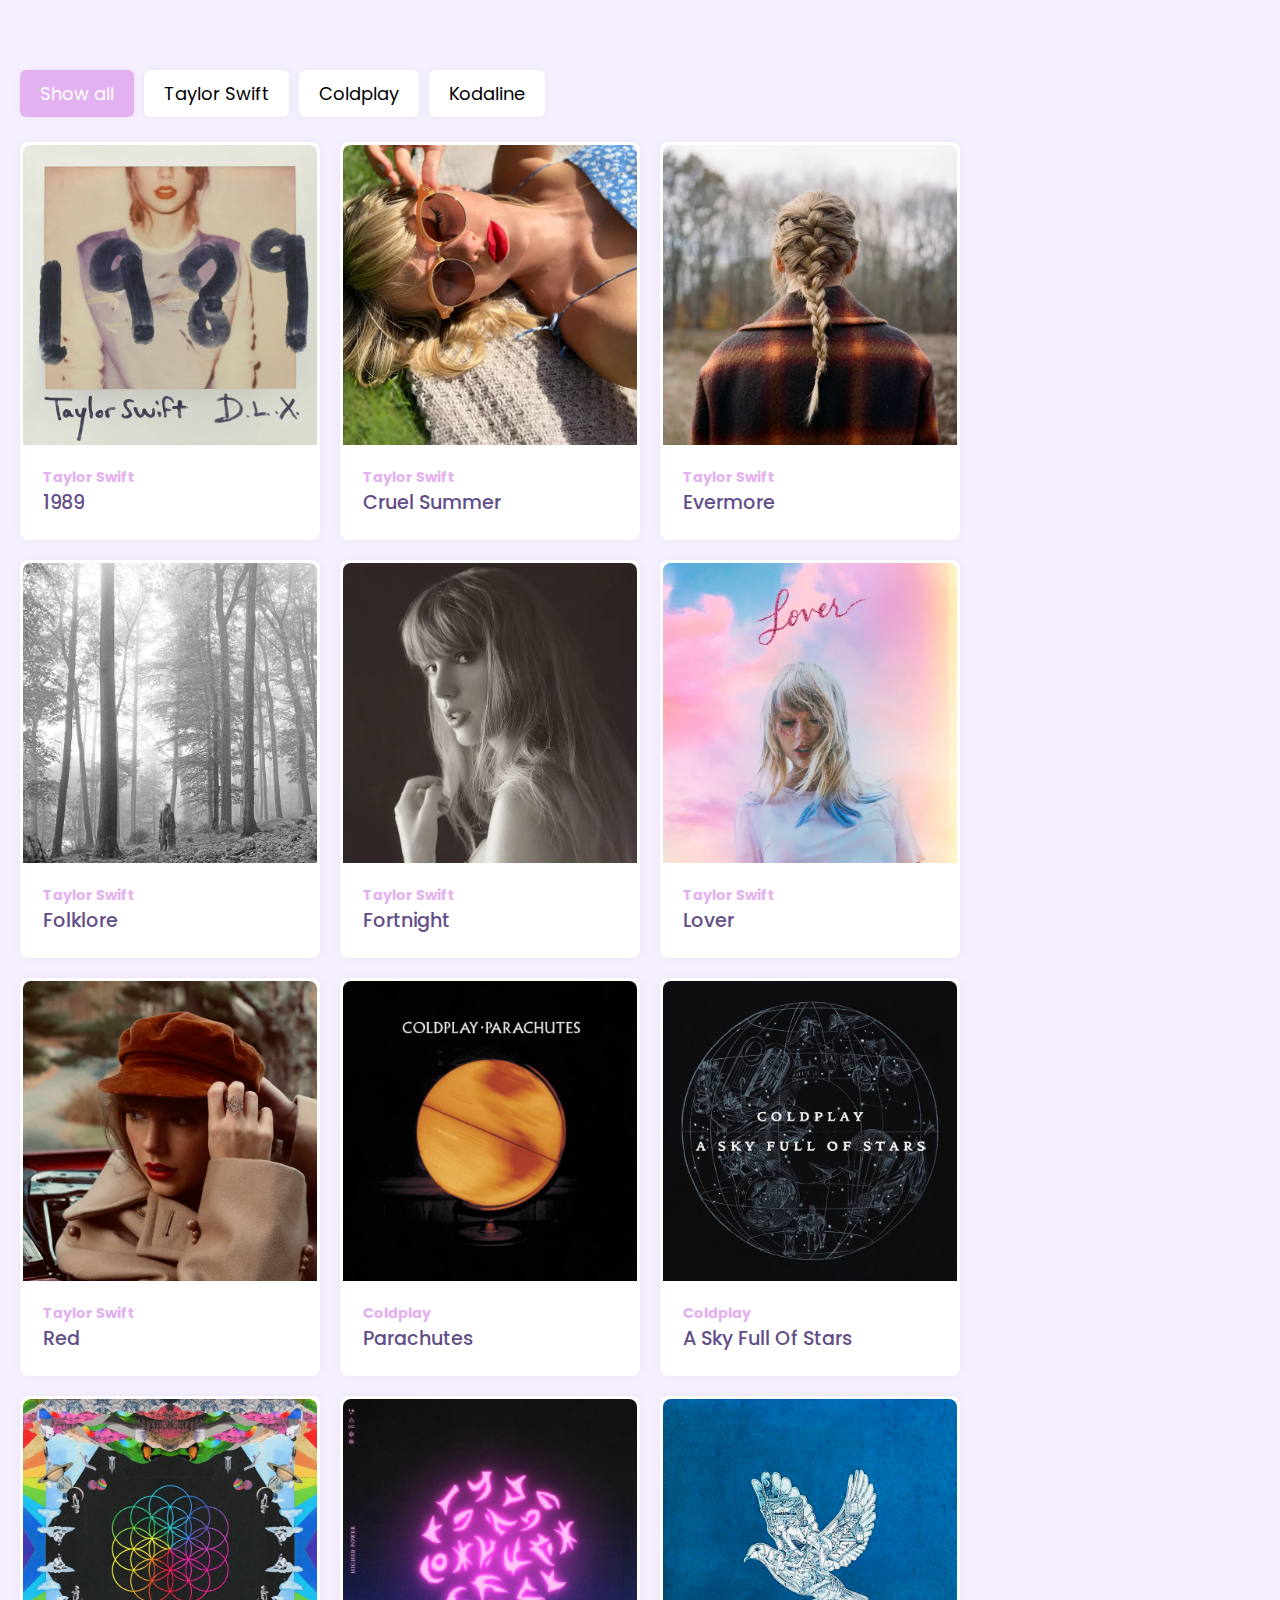
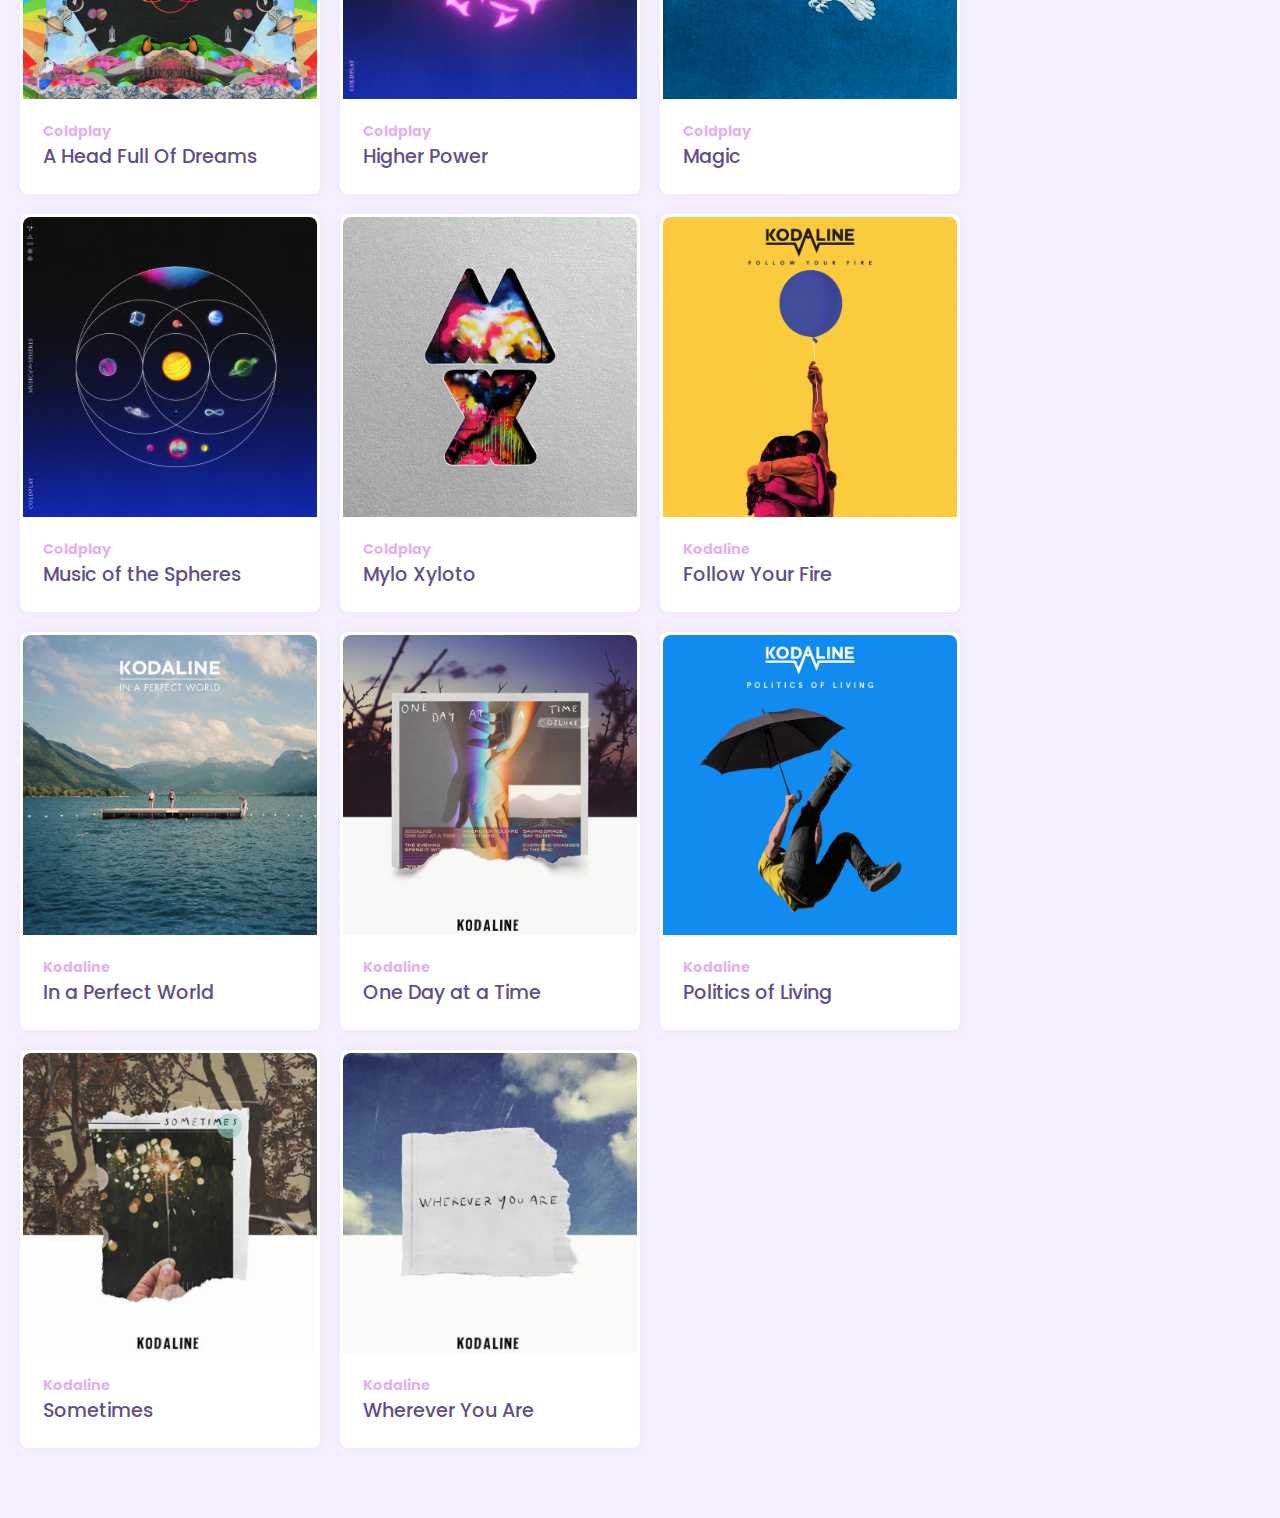
<file: filterable Image Gallery/index.html>
<!DOCTYPE html>
<html lang="ko">
  <head>
    <meta charset="UTF-8" />
    <meta name="viewport" content="width=device-width, initial-scale=1.0" />
    <title>Filterable Image Gallery in HTML CSS & JavaScript</title>
    <link rel="stylesheet" href="style.css" />
    <script src="script.js" defer></script>
  </head>
  <body>
    <div class="container">
      <!-- Filter Buttons -->
      <div class="filter_buttons">
        <button class="active" data-name="all">Show all</button>
        <button data-name="Taylor">Taylor Swift</button>
        <button data-name="Coldplay">Coldplay</button>
        <button data-name="Kodaline">Kodaline</button>
      </div>
      <!-- Images Cards -->
      <div class="filterable_cards">
        <div class="card" data-name="Taylor">
          <img src="./images/Taylor/1989.webp" alt="Taylor" />
          <div class="card_body">
            <p class="card_title">Taylor Swift</p>
            <p class="card_text">1989</p>
          </div>
        </div>
        <div class="card" data-name="Taylor">
          <img src="./images/Taylor/CruelSummer.webp" alt="Taylor" />
          <div class="card_body">
            <p class="card_title">Taylor Swift</p>
            <p class="card_text">Cruel Summer</p>
          </div>
        </div>
        <div class="card" data-name="Taylor">
          <img src="./images/Taylor/Evermore.webp" alt="Taylor" />
          <div class="card_body">
            <p class="card_title">Taylor Swift</p>
            <p class="card_text">Evermore</p>
          </div>
        </div>
        <div class="card" data-name="Taylor">
          <img src="./images/Taylor/Folklore.webp" alt="Taylor" />
          <div class="card_body">
            <p class="card_title">Taylor Swift</p>
            <p class="card_text">Folklore</p>
          </div>
        </div>
        <div class="card" data-name="Taylor">
          <img src="./images/Taylor/Fortnight.webp" alt="Taylor" />
          <div class="card_body">
            <p class="card_title">Taylor Swift</p>
            <p class="card_text">Fortnight</p>
          </div>
        </div>
        <div class="card" data-name="Taylor">
          <img src="./images/Taylor/Lover.webp" alt="Taylor" />
          <div class="card_body">
            <p class="card_title">Taylor Swift</p>
            <p class="card_text">Lover</p>
          </div>
        </div>
        <div class="card" data-name="Taylor">
          <img src="./images/Taylor/Red.webp" alt="Taylor" />
          <div class="card_body">
            <p class="card_title">Taylor Swift</p>
            <p class="card_text">Red</p>
          </div>
        </div>
        <div class="card" data-name="Coldplay">
          <img src="./images/Coldplay/Parachutes.webp" alt="Coldplay" />
          <div class="card_body">
            <p class="card_title">Coldplay</p>
            <p class="card_text">Parachutes</p>
          </div>
        </div>
        <div class="card" data-name="Coldplay">
          <img
            src="./images/Coldplay/A Sky Full Of Stars.webp"
            alt="Coldplay"
          />
          <div class="card_body">
            <p class="card_title">Coldplay</p>
            <p class="card_text">A Sky Full Of Stars</p>
          </div>
        </div>
        <div class="card" data-name="Coldplay">
          <img src="./images/Coldplay/AHeadFullofDreams.webp" alt="Coldplay" />
          <div class="card_body">
            <p class="card_title">Coldplay</p>
            <p class="card_text">A Head Full Of Dreams</p>
          </div>
        </div>
        <div class="card" data-name="Coldplay">
          <img src="./images/Coldplay/HigherPower.webp" alt="Coldplay" />
          <div class="card_body">
            <p class="card_title">Coldplay</p>
            <p class="card_text">Higher Power</p>
          </div>
        </div>
        <div class="card" data-name="Coldplay">
          <img src="./images/Coldplay/Magic.webp" alt="Coldplay" />
          <div class="card_body">
            <p class="card_title">Coldplay</p>
            <p class="card_text">Magic</p>
          </div>
        </div>
        <div class="card" data-name="Coldplay">
          <img
            src="./images/Coldplay/Music of the Spheres.webp"
            alt="Coldplay"
          />
          <div class="card_body">
            <p class="card_title">Coldplay</p>
            <p class="card_text">Music of the Spheres</p>
          </div>
        </div>
        <div class="card" data-name="Coldplay">
          <img src="./images/Coldplay/Mylo Xyloto.webp" alt="Coldplay" />
          <div class="card_body">
            <p class="card_title">Coldplay</p>
            <p class="card_text">Mylo Xyloto</p>
          </div>
        </div>
        <div class="card" data-name="Kodaline">
          <img src="./images/Kodaline/Follow Your Fire.webp" alt="Kodaline" />
          <div class="card_body">
            <p class="card_title">Kodaline</p>
            <p class="card_text">Follow Your Fire</p>
          </div>
        </div>
        <div class="card" data-name="Kodaline">
          <img src="./images/Kodaline/In a Perfect World.webp" alt="Kodaline" />
          <div class="card_body">
            <p class="card_title">Kodaline</p>
            <p class="card_text">In a Perfect World</p>
          </div>
        </div>
        <div class="card" data-name="Kodaline">
          <img src="./images/Kodaline/One Day at a Time.webp" alt="Kodaline" />
          <div class="card_body">
            <p class="card_title">Kodaline</p>
            <p class="card_text">One Day at a Time</p>
          </div>
        </div>
        <div class="card" data-name="Kodaline">
          <img src="./images/Kodaline/Politics of Living.webp" alt="Kodaline" />
          <div class="card_body">
            <p class="card_title">Kodaline</p>
            <p class="card_text">Politics of Living</p>
          </div>
        </div>
        <div class="card" data-name="Kodaline">
          <img src="./images/Kodaline/Sometimes.webp" alt="Kodaline" />
          <div class="card_body">
            <p class="card_title">Kodaline</p>
            <p class="card_text">Sometimes</p>
          </div>
        </div>
        <div class="card" data-name="Kodaline">
          <img src="./images/Kodaline/Wherever You Are.webp" alt="Kodaline" />
          <div class="card_body">
            <p class="card_title">Kodaline</p>
            <p class="card_text">Wherever You Are</p>
          </div>
        </div>
      </div>
    </div>
  </body>
</html>
</file>
<file: filterable Image Gallery/style.css>
@import url("https://fonts.googleapis.com/css2?family=Poppins:ital,wght@0,100;0,200;0,300;0,400;0,500;0,600;0,700;0,800;0,900;1,100;1,200;1,300;1,400;1,500;1,600;1,700;1,800;1,900&display=swap");

* {
  margin: 0;
  padding: 0;
  box-sizing: border-box;
  font-family: "Poppins", sans-serif;
}
body {
  min-height: 100vh;
  background: #f5efff;
}
.container {
  position: relative;
  max-width: 1600px;
  width: 100%;
  padding: 20px;
  margin: 50px auto;
  /* background-color: #fcfaee; */
}
.filter_buttons {
  display: flex;
  align-items: center;
  gap: 10px;
}
button {
  padding: 10px 20px;
  font-size: 18px;
  background: #fff;
  border: none;
  border-radius: 6px;
  cursor: pointer;
  box-shadow: 0 0 10px rgba(0, 0, 0, 0.05);
}
button.active {
  background-color: #e4b1f0;
  color: #fff;
}
.filterable_cards {
  display: flex;
  margin-top: 25px;
  gap: 20px;
  flex-wrap: wrap;
}
.card {
  /* flex-grow: 1; */
  flex-basis: 300px;
  background: #fff;
  padding: 3px;
  border-radius: 8px;
  box-shadow: 0 0 10px rgba(0, 0, 0, 0.05);
}
.card.hide {
  display: none;
}
.card img {
  width: 100%;
  height: 300px;
  object-fit: cover;
  object-position: center;
  border-radius: 8px 8px 0 0;
}
.card_body {
  padding: 15px 20px 20px;
}
.card_title {
  font-size: 0.9rem;
  font-weight: 700;
  color: #e4b1f0;
}
.card_text {
  font-size: 1.2rem;
  font-weight: 500;
  color: #624e88;
}
</file>
